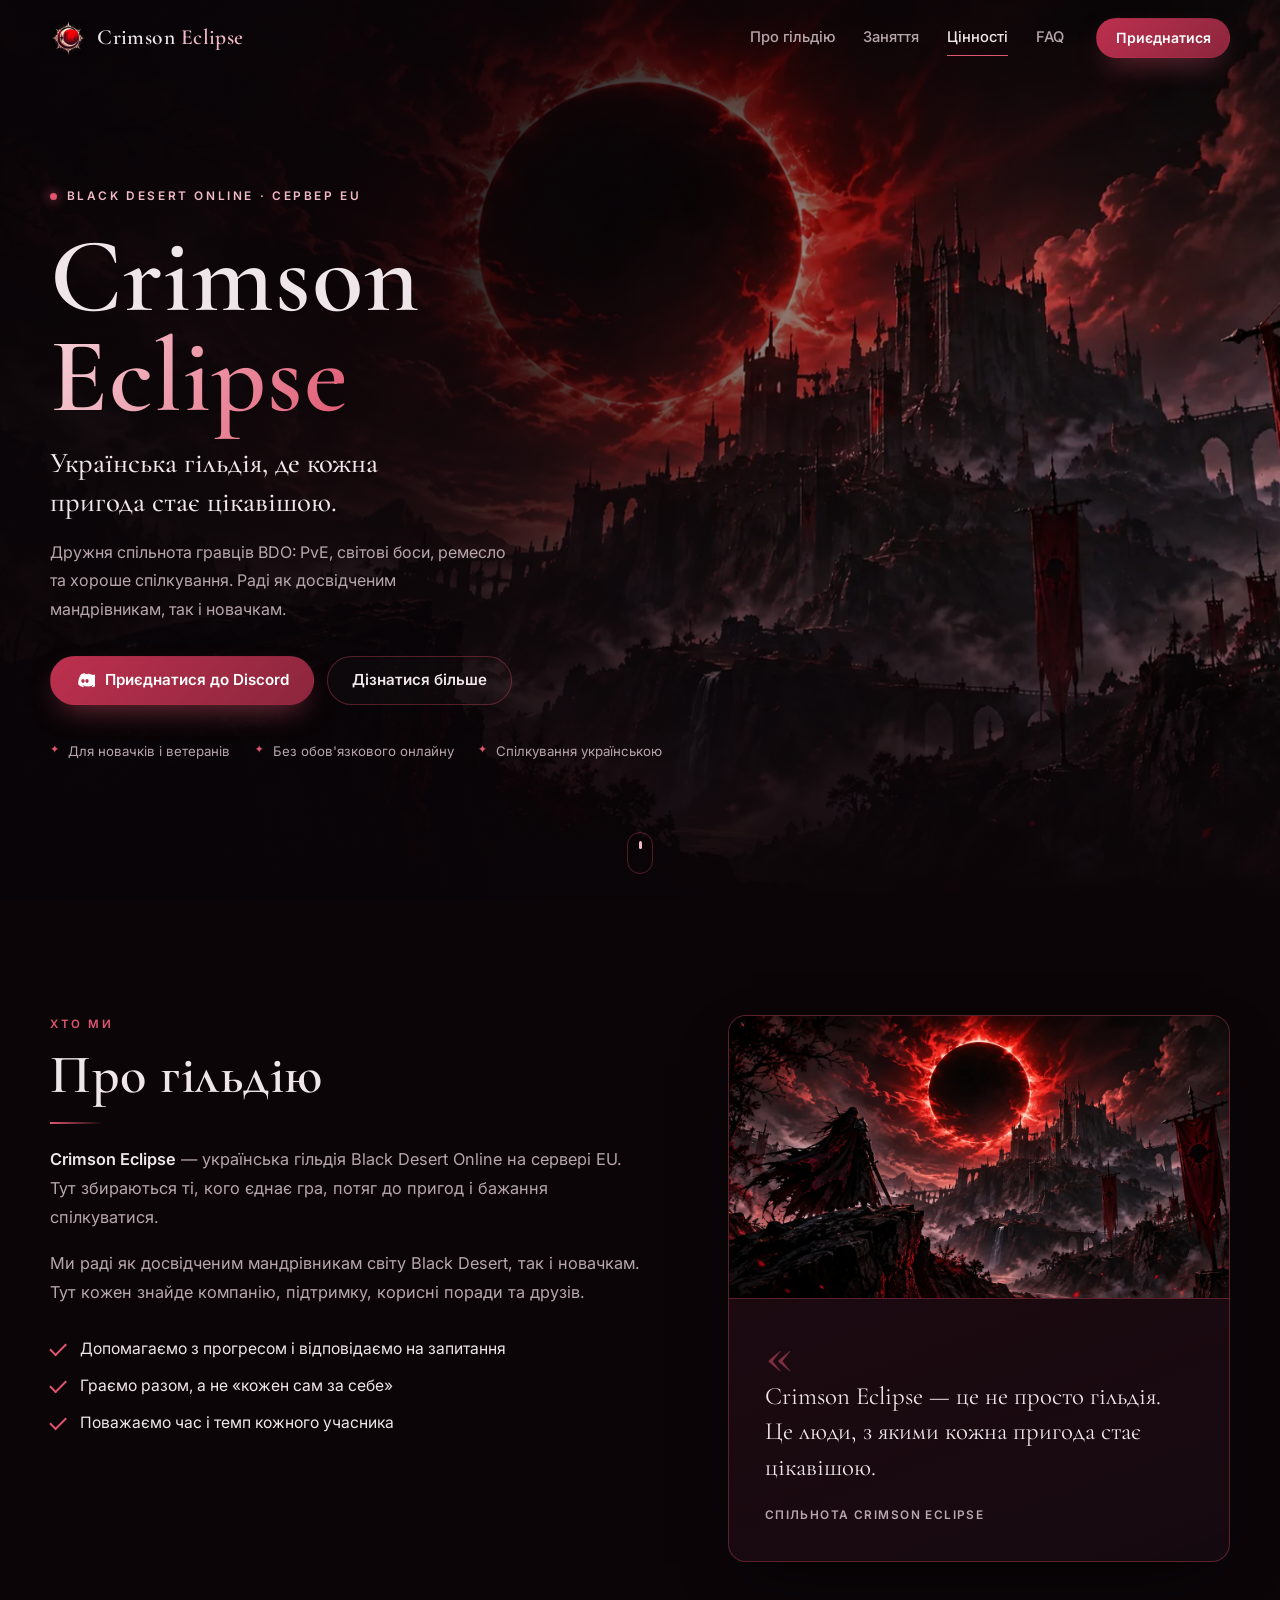
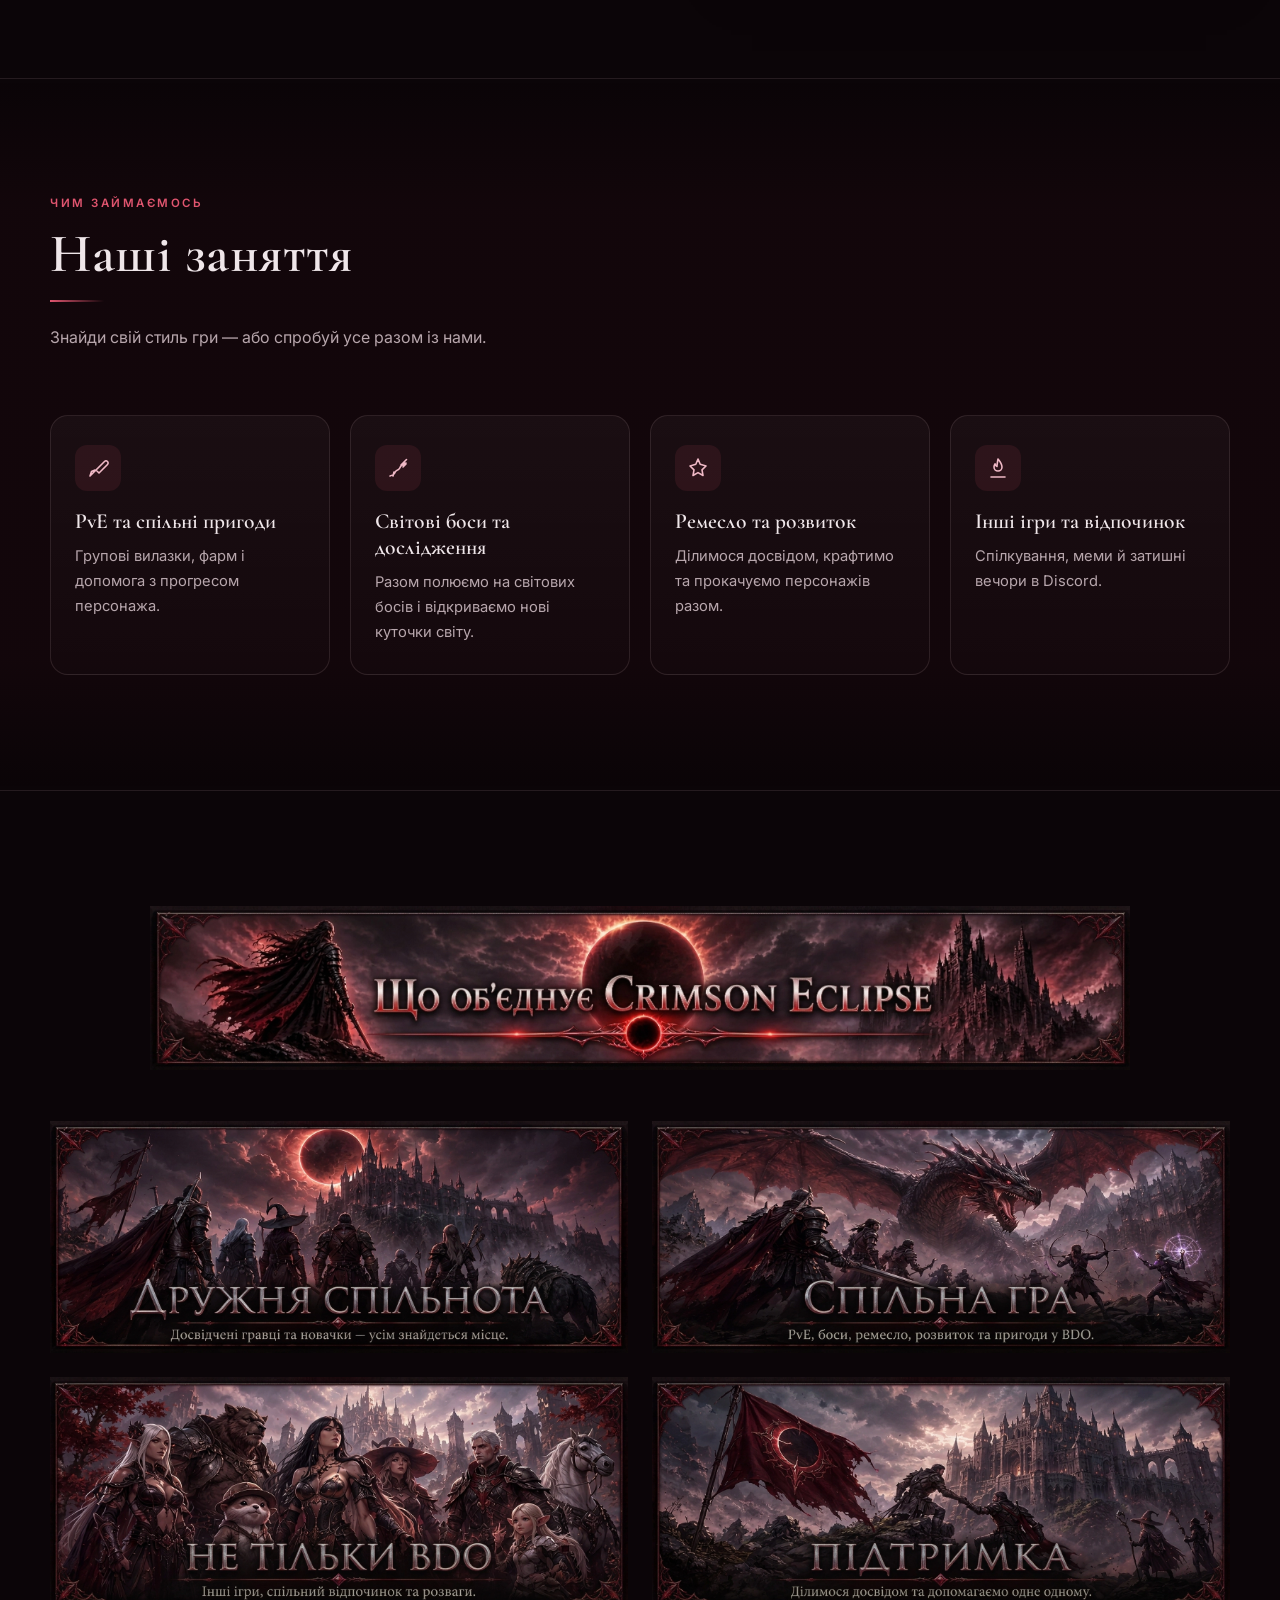
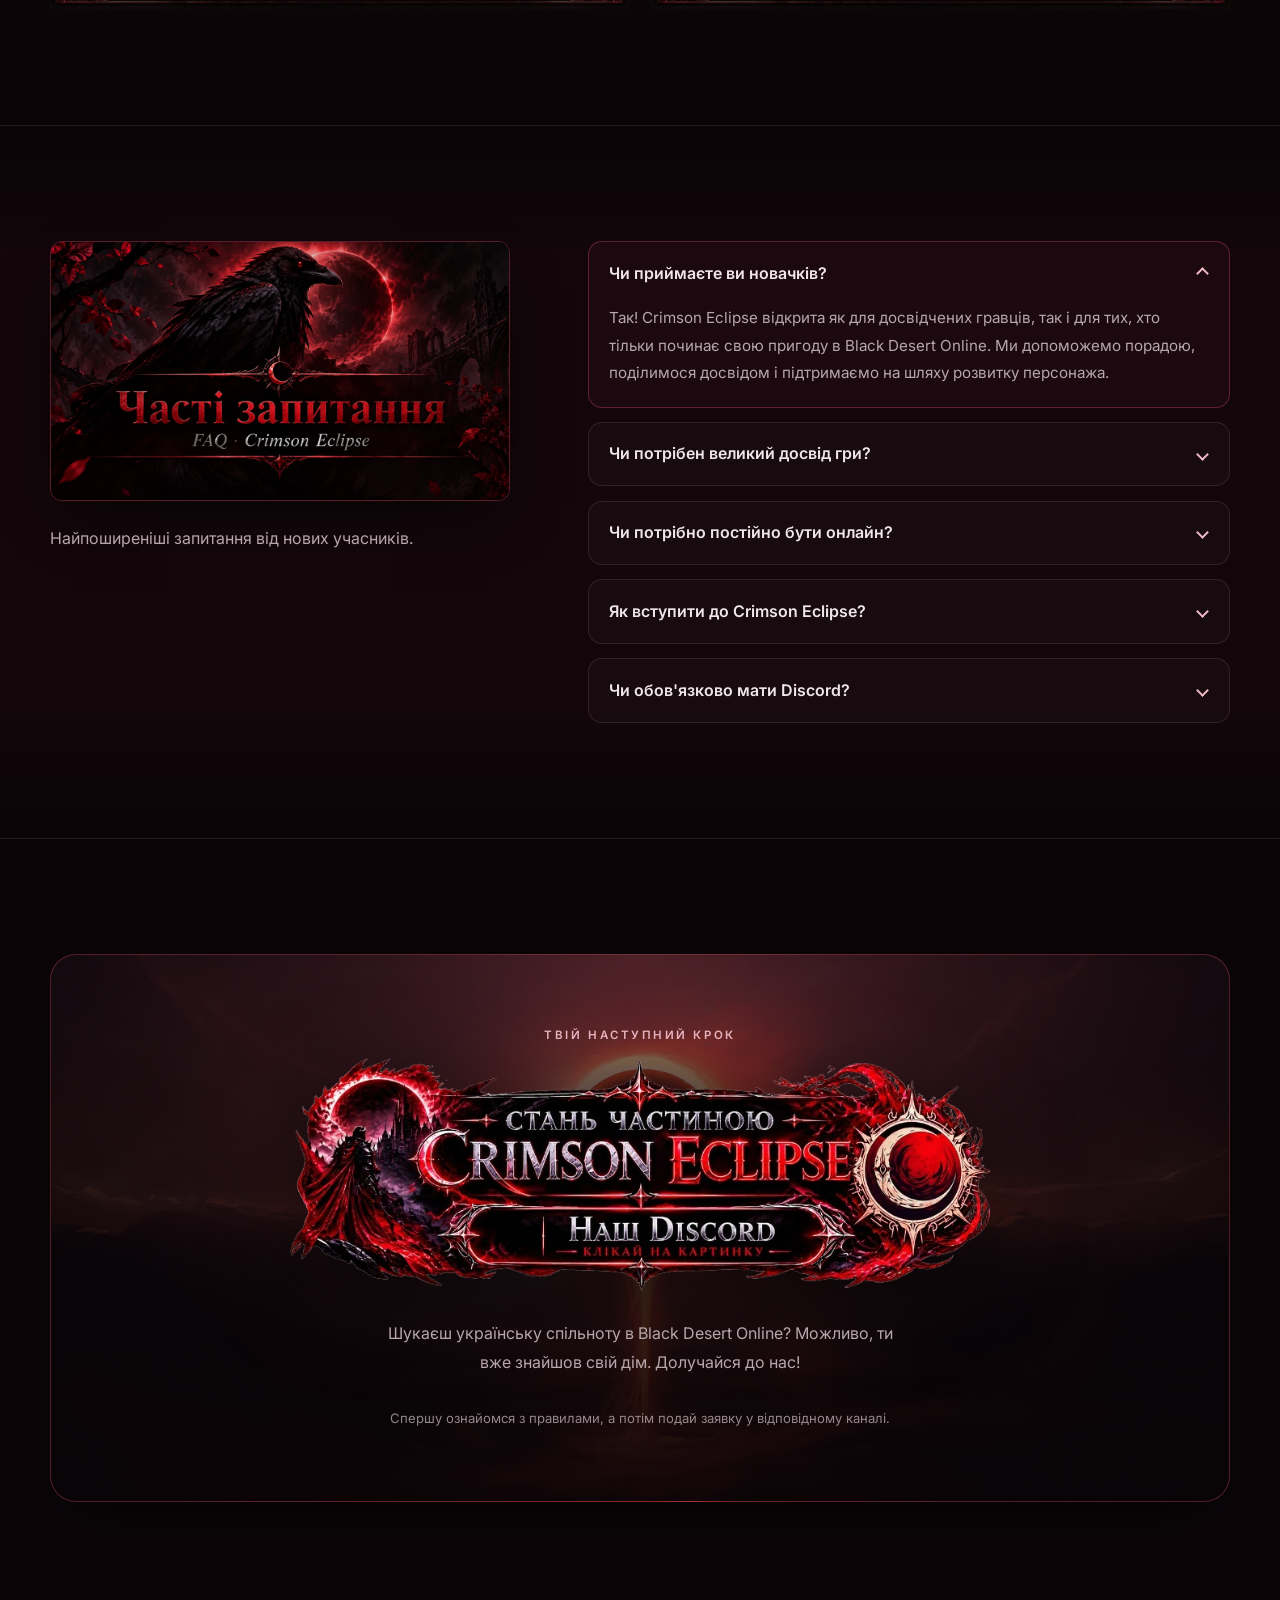
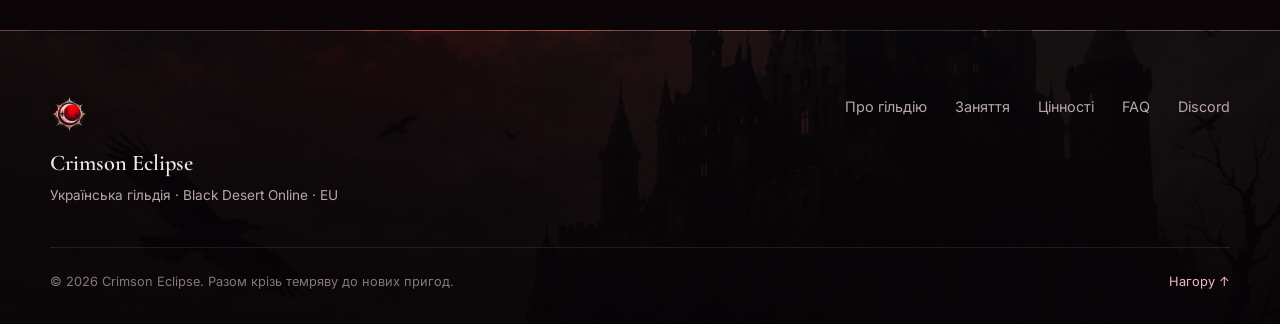
<file: index.html>
<!DOCTYPE html>
<html lang="uk">
<head>
  <meta charset="UTF-8">
  <meta name="viewport" content="width=device-width, initial-scale=1">

  <title>Crimson Eclipse — українська гільдія Black Desert Online (EU)</title>
  <meta name="description" content="Crimson Eclipse — українська гільдія Black Desert Online на сервері EU. PvE, світові боси, ремесло та дружня спільнота. Раді новачкам і досвідченим гравцям. Приєднуйся до Discord!">
  <link rel="canonical" href="https://crimsoneclipse.pp.ua/">
  <meta name="theme-color" content="#0b0508">

  <!-- Open Graph / соціальні мережі -->
  <meta property="og:type" content="website">
  <meta property="og:locale" content="uk_UA">
  <meta property="og:site_name" content="Crimson Eclipse">
  <meta property="og:url" content="https://crimsoneclipse.pp.ua/">
  <meta property="og:title" content="Crimson Eclipse — українська гільдія Black Desert Online (EU)">
  <meta property="og:description" content="PvE, світові боси, ремесло та дружня українська спільнота BDO. Раді новачкам і досвідченим гравцям.">
  <meta property="og:image" content="https://crimsoneclipse.pp.ua/assets/img/og-image.jpg">
  <meta property="og:image:width" content="1200">
  <meta property="og:image:height" content="630">
  <meta property="og:image:alt" content="Crimson Eclipse — українська гільдія Black Desert Online (EU)">
  <meta name="twitter:card" content="summary_large_image">
  <meta name="twitter:title" content="Crimson Eclipse — українська гільдія BDO EU">
  <meta name="twitter:description" content="PvE, світові боси, ремесло та дружня українська спільнота BDO.">
  <meta name="twitter:image" content="https://crimsoneclipse.pp.ua/assets/img/og-image.jpg">

  <link rel="icon" href="favicon.png" type="image/png" sizes="64x64">
  <link rel="apple-touch-icon" href="apple-touch-icon.png">
  <link rel="preload" as="image" href="assets/img/hero-eclipse.webp" media="(min-width: 901px)">
  <link rel="preload" as="image" href="assets/img/hero-eclipse-mobile.webp" media="(max-width: 900px)">
  <link rel="preconnect" href="https://fonts.googleapis.com">
  <link rel="preconnect" href="https://fonts.gstatic.com" crossorigin>
  <link href="https://fonts.googleapis.com/css2?family=Cormorant+Garamond:wght@500;600;700&family=Inter:wght@400;500;600;700&display=swap" rel="stylesheet">
  <link rel="stylesheet" href="assets/css/styles.css">
  <script src="assets/js/main.js" defer></script>

  <script type="application/ld+json">
  {
    "@context": "https://schema.org",
    "@type": "Organization",
    "name": "Crimson Eclipse",
    "url": "https://crimsoneclipse.pp.ua/",
    "description": "Українська гільдія Black Desert Online на сервері EU.",
    "sameAs": ["https://discord.gg/Rm9Ku5MRwq"]
  }
  </script>
</head>
<body id="top">
  <a class="skip-link" href="#main">Перейти до вмісту</a>

  <header class="site-header" id="site-header">
    <div class="container header-inner">
      <a class="brand" href="#top" aria-label="Crimson Eclipse — на початок сторінки">
        <img class="brand-mark" src="assets/img/logo-96.webp" alt="" width="36" height="36">
        <span class="brand-text">Crimson <em>Eclipse</em></span>
      </a>

      <button class="nav-toggle" id="nav-toggle" type="button" aria-expanded="false" aria-controls="primary-nav" aria-label="Відкрити меню">
        <span class="nav-toggle-bars" aria-hidden="true"><span></span><span></span><span></span></span>
      </button>

      <nav class="primary-nav" id="primary-nav" aria-label="Головна навігація">
        <ul class="nav-links">
          <li><a href="#about">Про гільдію</a></li>
          <li><a href="#activities">Заняття</a></li>
          <li><a href="#values">Цінності</a></li>
          <li><a href="#faq">FAQ</a></li>
        </ul>
        <a class="btn btn-primary btn-sm nav-cta" href="https://discord.gg/Rm9Ku5MRwq" target="_blank" rel="noopener noreferrer">
          Приєднатися
        </a>
      </nav>
    </div>
  </header>

  <main id="main">
    <!-- Hero -->
    <section class="hero" aria-labelledby="hero-title">
      <div class="container hero-inner">
        <div class="hero-copy">
          <p class="eyebrow"><span class="dot" aria-hidden="true"></span>Black Desert Online · Сервер EU</p>
          <h1 id="hero-title">Crimson <span>Eclipse</span></h1>
          <p class="hero-lead">Українська гільдія, де кожна пригода стає цікавішою.</p>
          <p class="hero-text">
            Дружня спільнота гравців BDO: PvE, світові боси, ремесло та хороше спілкування.
            Раді як досвідченим мандрівникам, так і новачкам.
          </p>
          <div class="hero-actions">
            <a class="btn btn-primary" href="https://discord.gg/Rm9Ku5MRwq" target="_blank" rel="noopener noreferrer">
              <svg class="icon" viewBox="0 0 24 24" aria-hidden="true" focusable="false">
                <path fill="currentColor" d="M20.3 4.4A19.8 19.8 0 0 0 15.4 3l-.2.5a18.3 18.3 0 0 1 4.3 1.4 15.5 15.5 0 0 0-11-.5l-.3.5A18 18 0 0 0 12.4 3l-.2-.5a19.8 19.8 0 0 0-4.9 1.4C4.3 8.5 3.6 12.6 4 16.6a19.7 19.7 0 0 0 6 3l.7-1.2a12 12 0 0 1-1.9-.9l.5-.4a14.2 14.2 0 0 0 12.2 0l.5.4c-.6.4-1.3.7-2 .9l.7 1.2a19.6 19.6 0 0 0 6-3c.5-4.6-.7-8.7-2.4-12.2ZM9.6 14.3c-1.1 0-2-1-2-2.3s.9-2.3 2-2.3 2 1 2 2.3-.9 2.3-2 2.3Zm4.8 0c-1.1 0-2-1-2-2.3s.9-2.3 2-2.3 2 1 2 2.3-.9 2.3-2 2.3Z"/>
              </svg>
              Приєднатися до Discord
            </a>
            <a class="btn btn-ghost" href="#about">Дізнатися більше</a>
          </div>
          <ul class="hero-facts" aria-label="Коротко про гільдію">
            <li>Для новачків і ветеранів</li>
            <li>Без обов'язкового онлайну</li>
            <li>Спілкування українською</li>
          </ul>
        </div>
      </div>
      <a class="scroll-cue" href="#about" aria-label="Прокрутити до розділу «Про гільдію»">
        <span aria-hidden="true"></span>
      </a>
    </section>

    <!-- About -->
    <section class="section" id="about" aria-labelledby="about-title">
      <div class="container about-grid">
        <div class="reveal">
          <p class="section-kicker">Хто ми</p>
          <h2 id="about-title" class="section-title">Про гільдію</h2>
          <p class="section-text">
            <strong>Crimson Eclipse</strong> — українська гільдія Black Desert Online на сервері EU.
            Тут збираються ті, кого єднає гра, потяг до пригод і бажання спілкуватися.
          </p>
          <p class="section-text">
            Ми раді як досвідченим мандрівникам світу Black Desert, так і новачкам.
            Тут кожен знайде компанію, підтримку, корисні поради та друзів.
          </p>
          <ul class="check-list">
            <li>Допомагаємо з прогресом і відповідаємо на запитання</li>
            <li>Граємо разом, а не «кожен сам за себе»</li>
            <li>Поважаємо час і темп кожного учасника</li>
          </ul>
        </div>

        <figure class="about-card reveal">
          <img src="assets/img/about-warrior.webp" alt="Воїни Crimson Eclipse спостерігають за кривавим затемненням над замком" width="1200" height="675" loading="lazy">
          <figcaption class="about-caption">
            <span class="quote-mark" aria-hidden="true">«</span>
            <blockquote>
              Crimson Eclipse — це не просто гільдія. Це люди, з якими кожна пригода стає цікавішою.
            </blockquote>
            <span class="quote-author">Спільнота Crimson Eclipse</span>
          </figcaption>
        </figure>
      </div>
    </section>

    <!-- Activities -->
    <section class="section section-alt" id="activities" aria-labelledby="activities-title">
      <div class="container">
        <div class="section-head reveal">
          <p class="section-kicker">Чим займаємось</p>
          <h2 id="activities-title" class="section-title">Наші заняття</h2>
          <p class="section-subtitle">Знайди свій стиль гри — або спробуй усе разом із нами.</p>
        </div>

        <div class="cards">
          <article class="card reveal">
            <span class="card-icon" aria-hidden="true">
              <svg viewBox="0 0 24 24" focusable="false"><path fill="none" stroke="currentColor" stroke-width="1.6" stroke-linecap="round" stroke-linejoin="round" d="m4 20 6-6m0 0 8.5-8.5a2.1 2.1 0 0 1 3 3L13 17m-3-3 3 3M4 20l1.5-4.5L9 14"/></svg>
            </span>
            <h3>PvE та спільні пригоди</h3>
            <p>Групові вилазки, фарм і допомога з прогресом персонажа.</p>
          </article>

          <article class="card reveal">
            <span class="card-icon" aria-hidden="true">
              <svg viewBox="0 0 24 24" focusable="false"><path fill="none" stroke="currentColor" stroke-width="1.6" stroke-linecap="round" stroke-linejoin="round" d="M20.5 3.5 15 9m2 2 3-3M4 20c1.5-.5 3-1 4-2 .8-.8 1-2 2-3 .8-.8 2-1 3-2 1-1 1.2-2.2 2-3 1-1 2.5-1.5 4-2M8 16l-1 4M16 8l4-1"/></svg>
            </span>
            <h3>Світові боси та дослідження</h3>
            <p>Разом полюємо на світових босів і відкриваємо нові куточки світу.</p>
          </article>

          <article class="card reveal">
            <span class="card-icon" aria-hidden="true">
              <svg viewBox="0 0 24 24" focusable="false"><path fill="none" stroke="currentColor" stroke-width="1.6" stroke-linecap="round" stroke-linejoin="round" d="m12 3 2.2 5.3L20 10l-4 3.9 1 5.6-5-2.9-5 2.9 1-5.6L4 10l5.8-1.7L12 3Z"/></svg>
            </span>
            <h3>Ремесло та розвиток</h3>
            <p>Ділимося досвідом, крафтимо та прокачуємо персонажів разом.</p>
          </article>

          <article class="card reveal">
            <span class="card-icon" aria-hidden="true">
              <svg viewBox="0 0 24 24" focusable="false"><path fill="none" stroke="currentColor" stroke-width="1.6" stroke-linecap="round" stroke-linejoin="round" d="M12 3c2.5 3 4 5.3 4 8a4 4 0 0 1-8 0c0-1.2.4-2.2 1-3.2.3 1.4 1 2.2 2 2.6C11 8.6 11.5 5.8 12 3Z"/><path fill="none" stroke="currentColor" stroke-width="1.6" stroke-linecap="round" d="M5 21h14"/></svg>
            </span>
            <h3>Інші ігри та відпочинок</h3>
            <p>Спілкування, меми й затишні вечори в Discord.</p>
          </article>
        </div>
      </div>
    </section>

    <!-- Values -->
    <section class="section" id="values" aria-labelledby="values-title">
      <div class="container">
        <h2 id="values-title" class="values-heading reveal">
          <img src="assets/img/values-heading.webp" alt="Що об'єднує Crimson Eclipse" width="1672" height="280" loading="lazy">
        </h2>

        <div class="values-grid">
          <figure class="value-card reveal">
            <img src="assets/img/value-community.webp" alt="Дружня спільнота: досвідчені гравці та новачки — усім знайдеться місце" width="800" height="440" loading="lazy">
          </figure>
          <figure class="value-card reveal">
            <img src="assets/img/value-game.webp" alt="Спільна гра: PvE, боси, ремесло, розвиток та пригоди у BDO" width="800" height="440" loading="lazy">
          </figure>
          <figure class="value-card reveal">
            <img src="assets/img/value-other.webp" alt="Не тільки BDO: інші ігри, спільний відпочинок та розваги" width="800" height="440" loading="lazy">
          </figure>
          <figure class="value-card reveal">
            <img src="assets/img/value-support.webp" alt="Підтримка: ділимося досвідом та допомагаємо одне одному" width="800" height="440" loading="lazy">
          </figure>
        </div>
      </div>
    </section>

    <!-- FAQ -->
    <section class="section section-alt" id="faq" aria-labelledby="faq-title">
      <div class="container faq-layout">
        <div class="section-head reveal">
          <h2 id="faq-title" class="faq-heading">
            <img src="assets/img/faq-banner.webp" alt="Часті запитання — FAQ Crimson Eclipse" width="1200" height="675" loading="lazy">
          </h2>
          <p class="section-subtitle">Найпоширеніші запитання від нових учасників.</p>
        </div>

        <div class="faq-list reveal">
          <details class="faq-item" open>
            <summary>Чи приймаєте ви новачків?</summary>
            <div class="faq-answer">
              <p>Так! Crimson Eclipse відкрита як для досвідчених гравців, так і для тих, хто тільки починає свою пригоду в Black Desert Online. Ми допоможемо порадою, поділимося досвідом і підтримаємо на шляху розвитку персонажа.</p>
            </div>
          </details>

          <details class="faq-item">
            <summary>Чи потрібен великий досвід гри?</summary>
            <div class="faq-answer">
              <p>Ні! Ми раді гравцям із будь-яким рівнем досвіду. Головне — бажання грати разом, спілкуватися, розвиватися та бути частиною дружньої української спільноти.</p>
            </div>
          </details>

          <details class="faq-item">
            <summary>Чи потрібно постійно бути онлайн?</summary>
            <div class="faq-answer">
              <p>Ні! Ми розуміємо, що в кожного є робота, навчання та особисті справи. Грай у зручному для себе темпі, а коли маєш час — приєднуйся до спільних пригод та спілкування.</p>
            </div>
          </details>

          <details class="faq-item">
            <summary>Як вступити до Crimson Eclipse?</summary>
            <div class="faq-answer">
              <p>Приєднуйся до нашого Discord, ознайомся з правилами та натисни кнопку «Подати заявку» у відповідному каналі. Після цього ми отримаємо сповіщення про твою заявку та зможемо зв'язатися з тобою. Будемо раді бачити тебе серед нас!</p>
            </div>
          </details>

          <details class="faq-item">
            <summary>Чи обов'язково мати Discord?</summary>
            <div class="faq-answer">
              <p>Discord — наш головний майданчик для спілкування, координації спільних активностей та обміну новинами. Саме там ти зможеш бути ближче до життя гільдії.</p>
            </div>
          </details>
        </div>
      </div>
    </section>

    <!-- Join -->
    <section class="section join" id="join" aria-labelledby="join-title">
      <div class="container">
        <div class="join-panel reveal">
          <h2 id="join-title" class="sr-only">Стань частиною Crimson Eclipse</h2>
          <p class="section-kicker">Твій наступний крок</p>
          <a class="join-cta" href="https://discord.gg/Rm9Ku5MRwq" target="_blank" rel="noopener noreferrer" aria-label="Стань частиною Crimson Eclipse — приєднатися до Discord">
            <img src="assets/img/discord-cta.webp" alt="Стань частиною Crimson Eclipse — Наш Discord" width="866" height="288" loading="lazy">
          </a>
          <p class="join-text">
            Шукаєш українську спільноту в Black Desert Online? Можливо, ти вже знайшов свій дім.
            Долучайся до нас!
          </p>
          <p class="join-note">Спершу ознайомся з правилами, а потім подай заявку у відповідному каналі.</p>
        </div>
      </div>
    </section>
  </main>

  <footer class="site-footer">
    <div class="container footer-inner">
      <div class="footer-brand">
        <img class="brand-mark" src="assets/img/logo-96.webp" alt="" width="38" height="38">
        <p class="footer-title">Crimson Eclipse</p>
        <p class="footer-sub">Українська гільдія · Black Desert Online · EU</p>
      </div>

      <nav class="footer-nav" aria-label="Навігація у підвалі">
        <a href="#about">Про гільдію</a>
        <a href="#activities">Заняття</a>
        <a href="#values">Цінності</a>
        <a href="#faq">FAQ</a>
        <a href="https://discord.gg/Rm9Ku5MRwq" target="_blank" rel="noopener noreferrer">Discord</a>
      </nav>
    </div>
    <div class="container footer-bottom">
      <p>© <span id="year">2026</span> Crimson Eclipse. Разом крізь темряву до нових пригод.</p>
      <a href="#top" class="back-to-top">Нагору ↑</a>
    </div>
  </footer>

  <button class="to-top" id="to-top" type="button" aria-label="Повернутися нагору" hidden>
    <svg viewBox="0 0 24 24" aria-hidden="true" focusable="false"><path fill="none" stroke="currentColor" stroke-width="2" stroke-linecap="round" stroke-linejoin="round" d="M12 19V5m0 0-6 6m6-6 6 6"/></svg>
  </button>
</body>
</html>
</file>
<file: assets/css/styles.css>
/* ==========================================================================
   Crimson Eclipse — стилі
   ========================================================================== */

/* --- Змінні --------------------------------------------------------------- */
:root {
  --bg: #0b0508;
  --bg-2: #12080e;
  --surface: #180b12;
  --surface-2: #1f0f18;
  --line: rgba(230, 185, 193, 0.12);
  --line-strong: rgba(217, 75, 101, 0.35);
  --crimson: #8b263d;
  --crimson-2: #bd304e;
  --accent: #e0556f;
  --accent-soft: #f0b9c6;
  --text: #efe6e9;
  --muted: #b7a6ac;
  --radius: 18px;
  --shadow: 0 24px 60px -24px rgba(0, 0, 0, 0.8);
  --font-display: "Cormorant Garamond", Georgia, "Times New Roman", serif;
  --font-body: "Inter", system-ui, -apple-system, "Segoe UI", Roboto, sans-serif;
  --max: 1180px;
  --header-h: 76px;
}

/* --- Скидання ------------------------------------------------------------- */
*,
*::before,
*::after {
  box-sizing: border-box;
}

html {
  scroll-behavior: smooth;
  scroll-padding-top: calc(var(--header-h) + 1rem);
  -webkit-text-size-adjust: 100%;
}

body {
  margin: 0;
  background: var(--bg);
  color: var(--text);
  font-family: var(--font-body);
  font-size: 16px;
  line-height: 1.6;
  -webkit-font-smoothing: antialiased;
  -moz-osx-font-smoothing: grayscale;
  text-rendering: optimizeLegibility;
  overflow-x: hidden;
}

body::before {
  content: "";
  position: fixed;
  inset: 0;
  z-index: -1;
  pointer-events: none;
  background:
    radial-gradient(60% 45% at 82% -5%, rgba(139, 38, 61, 0.18), transparent 70%),
    radial-gradient(50% 45% at -5% 60%, rgba(139, 38, 61, 0.09), transparent 70%);
}

body.nav-open {
  overflow: hidden;
}

img,
svg {
  display: block;
  max-width: 100%;
}

h1,
h2,
h3,
p,
figure,
blockquote {
  margin: 0;
}

a {
  color: inherit;
}

button {
  font: inherit;
  color: inherit;
}

:focus-visible {
  outline: 2px solid var(--accent-soft);
  outline-offset: 3px;
  border-radius: 4px;
}

::selection {
  background: rgba(224, 85, 111, 0.45);
  color: #fff;
}

/* --- Утиліти -------------------------------------------------------------- */
.container {
  width: min(100% - 2.5rem, var(--max));
  margin-inline: auto;
}

.icon {
  width: 20px;
  height: 20px;
  flex: 0 0 auto;
}

.sr-only {
  position: absolute;
  width: 1px;
  height: 1px;
  padding: 0;
  margin: -1px;
  overflow: hidden;
  clip: rect(0 0 0 0);
  white-space: nowrap;
  border: 0;
}

.skip-link {
  position: fixed;
  top: 0.75rem;
  left: 0.75rem;
  z-index: 100;
  padding: 0.7rem 1.1rem;
  background: var(--accent);
  color: #fff;
  border-radius: 10px;
  font-weight: 600;
  text-decoration: none;
  transform: translateY(-160%);
  transition: transform 0.2s ease;
}

.skip-link:focus {
  transform: none;
}

/* --- Кнопки --------------------------------------------------------------- */
.btn {
  display: inline-flex;
  align-items: center;
  justify-content: center;
  gap: 0.6rem;
  padding: 0.85rem 1.5rem;
  border: 1px solid transparent;
  border-radius: 999px;
  font-size: 0.95rem;
  font-weight: 600;
  line-height: 1.2;
  text-decoration: none;
  white-space: nowrap;
  cursor: pointer;
  transition:
    transform 0.2s ease,
    background-color 0.2s ease,
    border-color 0.2s ease,
    box-shadow 0.2s ease;
}

.btn-primary {
  background: linear-gradient(135deg, var(--crimson-2), var(--crimson));
  color: #fff;
  box-shadow: 0 12px 30px -12px rgba(224, 85, 111, 0.65);
}

.btn-primary:hover {
  transform: translateY(-2px);
  box-shadow: 0 18px 42px -14px rgba(224, 85, 111, 0.8);
}

.btn-ghost {
  border-color: var(--line-strong);
  background: rgba(255, 255, 255, 0.02);
  color: var(--text);
}

.btn-ghost:hover {
  border-color: var(--accent);
  background: rgba(224, 85, 111, 0.08);
  transform: translateY(-2px);
}

.btn-sm {
  padding: 0.65rem 1.15rem;
  font-size: 0.88rem;
}

.btn-lg {
  padding: 1rem 1.9rem;
  font-size: 1rem;
}

/* --- Шапка ---------------------------------------------------------------- */
.site-header {
  position: fixed;
  inset: 0 0 auto;
  z-index: 50;
  border-bottom: 1px solid transparent;
  transition:
    background-color 0.3s ease,
    border-color 0.3s ease,
    backdrop-filter 0.3s ease;
}

.site-header.is-scrolled {
  background: rgba(11, 5, 8, 0.82);
  border-bottom-color: var(--line);
  -webkit-backdrop-filter: blur(14px);
  backdrop-filter: blur(14px);
}

.header-inner {
  display: flex;
  align-items: center;
  justify-content: space-between;
  gap: 1.5rem;
  height: var(--header-h);
}

.brand {
  display: inline-flex;
  align-items: center;
  gap: 0.7rem;
  text-decoration: none;
  color: var(--text);
}

.brand-mark {
  display: inline-block;
  width: 36px;
  height: 36px;
  flex: 0 0 auto;
  object-fit: contain;
  vertical-align: middle;
}

.brand-mark svg {
  width: 100%;
  height: 100%;
}

.brand-text {
  font-family: var(--font-display);
  font-size: 1.35rem;
  font-weight: 600;
  letter-spacing: 0.02em;
  line-height: 1;
}

.brand-text em {
  font-style: normal;
  color: var(--accent-soft);
}

.primary-nav {
  display: flex;
  align-items: center;
  gap: 2rem;
}

.nav-links {
  display: flex;
  align-items: center;
  gap: 1.75rem;
  margin: 0;
  padding: 0;
  list-style: none;
}

.nav-links a {
  position: relative;
  display: inline-block;
  padding: 0.4rem 0;
  color: var(--muted);
  font-size: 0.92rem;
  font-weight: 500;
  text-decoration: none;
  transition: color 0.2s ease;
}

.nav-links a::after {
  content: "";
  position: absolute;
  left: 0;
  bottom: 0;
  width: 100%;
  height: 1px;
  background: var(--accent);
  transform: scaleX(0);
  transform-origin: left;
  transition: transform 0.25s ease;
}

.nav-links a:hover,
.nav-links a.is-active {
  color: var(--text);
}

.nav-links a:hover::after,
.nav-links a.is-active::after {
  transform: scaleX(1);
}

/* Кнопка мобільного меню */
.nav-toggle {
  display: none;
  align-items: center;
  justify-content: center;
  width: 44px;
  height: 44px;
  padding: 0;
  background: transparent;
  border: 1px solid var(--line);
  border-radius: 12px;
  cursor: pointer;
}

.nav-toggle-bars {
  position: relative;
  display: block;
  width: 20px;
  height: 14px;
}

.nav-toggle-bars span {
  position: absolute;
  left: 0;
  width: 100%;
  height: 2px;
  background: currentColor;
  border-radius: 2px;
  transition:
    top 0.25s ease,
    transform 0.25s ease,
    opacity 0.2s ease;
}

.nav-toggle-bars span:nth-child(1) { top: 0; }
.nav-toggle-bars span:nth-child(2) { top: 6px; }
.nav-toggle-bars span:nth-child(3) { top: 12px; }

.nav-toggle[aria-expanded="true"] .nav-toggle-bars span:nth-child(1) {
  top: 6px;
  transform: rotate(45deg);
}

.nav-toggle[aria-expanded="true"] .nav-toggle-bars span:nth-child(2) {
  opacity: 0;
}

.nav-toggle[aria-expanded="true"] .nav-toggle-bars span:nth-child(3) {
  top: 6px;
  transform: rotate(-45deg);
}

/* --- Hero ----------------------------------------------------------------- */
.hero {
  position: relative;
  display: flex;
  align-items: center;
  min-height: min(100svh, 960px);
  padding: calc(var(--header-h) + 4rem) 0 6rem;
  overflow: hidden;
  background-color: #0a0407;
  background-image: url("../img/hero-eclipse.webp");
  background-size: cover;
  background-position: center 38%;
}

.hero::before {
  content: "";
  position: absolute;
  inset: 0;
  pointer-events: none;
  background:
    linear-gradient(
      90deg,
      rgba(9, 4, 7, 0.96) 0%,
      rgba(9, 4, 7, 0.88) 34%,
      rgba(9, 4, 7, 0.45) 62%,
      rgba(9, 4, 7, 0.15) 100%
    ),
    linear-gradient(
      to bottom,
      rgba(9, 4, 7, 0.55),
      transparent 26%,
      transparent 62%,
      var(--bg)
    );
}

.hero-inner {
  position: relative;
  z-index: 2;
}

.hero-copy {
  max-width: 620px;
  animation: fadeUp 0.9s ease both;
}

.eyebrow {
  display: inline-flex;
  align-items: center;
  gap: 0.6rem;
  margin-bottom: 1.25rem;
  color: var(--accent-soft);
  font-size: 0.74rem;
  font-weight: 600;
  letter-spacing: 0.22em;
  text-transform: uppercase;
}

.eyebrow .dot {
  width: 7px;
  height: 7px;
  border-radius: 50%;
  background: var(--accent);
  box-shadow: 0 0 12px var(--accent);
  animation: pulse 2.4s ease-in-out infinite;
}

.hero h1 {
  font-family: var(--font-display);
  font-size: clamp(3.4rem, 8.5vw, 6.6rem);
  font-weight: 600;
  line-height: 0.95;
  letter-spacing: 0.01em;
  margin-bottom: 1.1rem;
}

.hero h1 span {
  color: var(--accent-soft);
  background: linear-gradient(120deg, #f7d6dd, var(--accent));
  -webkit-background-clip: text;
  background-clip: text;
  -webkit-text-fill-color: transparent;
}

.hero-lead {
  max-width: 30ch;
  font-family: var(--font-display);
  font-size: clamp(1.35rem, 2.6vw, 1.8rem);
  font-weight: 500;
  line-height: 1.35;
  color: var(--text);
  margin-bottom: 1rem;
}

.hero-text {
  max-width: 46ch;
  color: var(--muted);
  font-size: 1rem;
  line-height: 1.8;
  margin-bottom: 2rem;
}

.hero-actions {
  display: flex;
  flex-wrap: wrap;
  gap: 0.85rem;
  margin-bottom: 2.25rem;
}

.hero-facts {
  display: flex;
  flex-wrap: wrap;
  gap: 0.6rem 1.5rem;
  margin: 0;
  padding: 0;
  list-style: none;
  color: var(--muted);
  font-size: 0.83rem;
}

.hero-facts li {
  position: relative;
  padding-left: 1.15rem;
}

.hero-facts li::before {
  content: "✦";
  position: absolute;
  left: 0;
  color: var(--accent);
  font-size: 0.7rem;
}

.scroll-cue {
  position: absolute;
  left: 50%;
  bottom: 1.6rem;
  z-index: 3;
  display: flex;
  justify-content: center;
  width: 26px;
  height: 42px;
  padding-top: 8px;
  border: 1px solid var(--line-strong);
  border-radius: 999px;
  transform: translateX(-50%);
}

.scroll-cue span {
  width: 3px;
  height: 8px;
  border-radius: 2px;
  background: var(--accent-soft);
  animation: scrollDot 1.8s ease-in-out infinite;
}

/* --- Секції --------------------------------------------------------------- */
.section {
  position: relative;
  padding: clamp(4.5rem, 9vw, 7.5rem) 0;
}

.section-alt {
  background: linear-gradient(
    180deg,
    transparent,
    rgba(139, 38, 61, 0.06) 18%,
    rgba(139, 38, 61, 0.06) 82%,
    transparent
  );
  border-top: 1px solid var(--line);
  border-bottom: 1px solid var(--line);
}

.section-head {
  margin-bottom: clamp(2.5rem, 5vw, 4rem);
}

.section-kicker {
  margin-bottom: 0.85rem;
  color: var(--accent);
  font-size: 0.72rem;
  font-weight: 600;
  letter-spacing: 0.22em;
  text-transform: uppercase;
}

.section-title {
  font-family: var(--font-display);
  font-size: clamp(2.2rem, 4.5vw, 3.4rem);
  font-weight: 600;
  line-height: 1.05;
  letter-spacing: 0.01em;
  margin-bottom: 1.3rem;
}

.section-title::after {
  content: "";
  display: block;
  width: 54px;
  height: 2px;
  margin-top: 1.1rem;
  background: linear-gradient(90deg, var(--accent), transparent);
}

.section-text {
  max-width: 60ch;
  margin-bottom: 1rem;
  color: var(--muted);
  font-size: 1.02rem;
  line-height: 1.8;
}

.section-text strong {
  color: var(--text);
  font-weight: 600;
}

.section-subtitle {
  max-width: 55ch;
  color: var(--muted);
  font-size: 1rem;
  line-height: 1.75;
}

/* --- Про гільдію ---------------------------------------------------------- */
.about-grid {
  display: grid;
  grid-template-columns: 1.1fr 0.9fr;
  gap: clamp(2rem, 5vw, 4.5rem);
  align-items: start;
}

.check-list {
  display: grid;
  gap: 0.75rem;
  margin: 1.75rem 0 0;
  padding: 0;
  list-style: none;
}

.check-list li {
  position: relative;
  padding-left: 1.9rem;
  color: var(--text);
  font-size: 0.98rem;
}

.check-list li::before {
  content: "";
  position: absolute;
  left: 0;
  top: 0.45em;
  width: 1rem;
  height: 0.55rem;
  border-left: 2px solid var(--accent);
  border-bottom: 2px solid var(--accent);
  transform: rotate(-45deg);
}

.about-card {
  overflow: hidden;
  border: 1px solid var(--line-strong);
  border-radius: var(--radius);
  background: linear-gradient(160deg, rgba(139, 38, 61, 0.16), rgba(24, 11, 18, 0.85));
  box-shadow: var(--shadow);
}

.about-card img {
  width: 100%;
  height: auto;
  aspect-ratio: 16 / 9;
  object-fit: cover;
}

.about-caption {
  position: relative;
  padding: clamp(1.5rem, 3vw, 2.25rem);
  border-top: 1px solid var(--line-strong);
}

.quote-mark {
  display: block;
  margin-bottom: 0.35rem;
  color: var(--accent);
  font-family: var(--font-display);
  font-size: 4rem;
  line-height: 0.6;
  opacity: 0.5;
}

.about-caption blockquote {
  font-family: var(--font-display);
  font-size: clamp(1.2rem, 2vw, 1.55rem);
  line-height: 1.45;
  color: var(--text);
}

.quote-author {
  display: block;
  margin-top: 1.25rem;
  color: var(--muted);
  font-size: 0.74rem;
  font-weight: 600;
  letter-spacing: 0.12em;
  text-transform: uppercase;
}

/* --- Картки занять -------------------------------------------------------- */
.cards {
  display: grid;
  grid-template-columns: repeat(4, 1fr);
  gap: 1.25rem;
}

.card {
  position: relative;
  padding: 1.8rem 1.5rem;
  border: 1px solid var(--line);
  border-radius: var(--radius);
  background: linear-gradient(180deg, rgba(255, 255, 255, 0.035), rgba(255, 255, 255, 0.01));
  transition:
    transform 0.25s ease,
    border-color 0.25s ease,
    box-shadow 0.25s ease;
}

.card:hover {
  transform: translateY(-4px);
  border-color: var(--line-strong);
  box-shadow: 0 22px 50px -30px rgba(224, 85, 111, 0.7);
}

.card-icon {
  display: inline-flex;
  align-items: center;
  justify-content: center;
  width: 46px;
  height: 46px;
  margin-bottom: 1.1rem;
  border-radius: 12px;
  background: rgba(224, 85, 111, 0.1);
  color: var(--accent-soft);
}

.card-icon svg {
  width: 24px;
  height: 24px;
}

.card h3 {
  margin-bottom: 0.6rem;
  font-family: var(--font-display);
  font-size: 1.35rem;
  font-weight: 600;
  line-height: 1.2;
}

.card p {
  color: var(--muted);
  font-size: 0.92rem;
  line-height: 1.7;
}

/* --- Цінності ------------------------------------------------------------- */
.values-heading {
  max-width: 980px;
  margin: 0 auto clamp(2rem, 4vw, 3.25rem);
}

.values-heading img {
  width: 100%;
  height: auto;
}

/* 1. Сітка */
.values-grid {
  display: grid;
  grid-template-columns: repeat(2, 1fr);
  gap: clamp(1rem, 2vw, 1.5rem);
  align-items: start; 
}

/* 2. Картка (без рамок, без фону) */
.value-card {
  position: relative;
  background: transparent; /* Прозорий фон */
  border: none;            /* Жодних CSS-рамок */
  box-shadow: none;        /* Жодних прямокутних тіней */
  transition: transform 0.3s ease;
  margin: 0; 
  padding: 0;
}

/* 3. Картинка */
.value-card img {
  display: block;
  width: 100%;
  height: auto;            /* Зберігає ідеальні пропорції без обрізання */
  transition: transform 0.45s ease, filter 0.45s ease;
}

/* 4. Ефект при наведенні */
.value-card:hover {
  transform: translateY(-4px); /* Плавне підняття */
}

.value-card:hover img {
  transform: scale(1.02);      /* Легке збільшення */
  /* Тінь тепер обтікатиме саму намальовану рамку картинки, а не прямокутник */
  filter: drop-shadow(0 15px 30px rgba(224, 85, 111, 0.4)); 
}
/* --- FAQ ------------------------------------------------------------------ */
.faq-layout {
  display: grid;
  grid-template-columns: 0.85fr 1.15fr;
  gap: clamp(2rem, 5vw, 4.5rem);
  align-items: start;
}

.faq-heading {
  margin-bottom: 1.4rem;
}

.faq-heading img {
  width: 100%;
  max-width: 460px;
  height: auto;
  border: 1px solid var(--line-strong);
  border-radius: 12px;
  box-shadow: var(--shadow);
}

.faq-list {
  display: grid;
  gap: 0.9rem;
}

.faq-item {
  padding: 0 1.25rem;
  border: 1px solid var(--line);
  border-radius: 14px;
  background: rgba(255, 255, 255, 0.025);
  transition:
    border-color 0.25s ease,
    background-color 0.25s ease;
}

.faq-item[open] {
  border-color: var(--line-strong);
  background: rgba(224, 85, 111, 0.05);
}

.faq-item summary {
  display: flex;
  align-items: center;
  justify-content: space-between;
  gap: 1.25rem;
  padding: 1.15rem 0;
  color: var(--text);
  font-size: 1rem;
  font-weight: 600;
  cursor: pointer;
  list-style: none;
}

.faq-item summary::-webkit-details-marker {
  display: none;
}

.faq-item summary::after {
  content: "";
  flex: 0 0 auto;
  width: 9px;
  height: 9px;
  margin-right: 2px;
  border-right: 2px solid var(--accent-soft);
  border-bottom: 2px solid var(--accent-soft);
  transform: rotate(45deg);
  transition: transform 0.25s ease;
}

.faq-item[open] summary::after {
  transform: rotate(-135deg);
}

.faq-answer {
  padding: 0 0 1.25rem;
  color: var(--muted);
  font-size: 0.95rem;
  line-height: 1.8;
}

.faq-item[open] .faq-answer {
  animation: faqIn 0.28s ease;
}

/* --- Долучення ------------------------------------------------------------ */
.join {
  padding-bottom: clamp(5rem, 10vw, 8rem);
}

.join-panel {
  position: relative;
  overflow: hidden;
  padding: clamp(2.5rem, 6vw, 4.5rem) clamp(1.5rem, 5vw, 4rem);
  border: 1px solid var(--line-strong);
  border-radius: calc(var(--radius) + 8px);
  text-align: center;
  background-color: #0b0508;
  background-image:
    radial-gradient(120% 140% at 50% 0%, rgba(224, 85, 111, 0.22), transparent 55%),
    linear-gradient(180deg, rgba(9, 4, 7, 0.5), rgba(9, 4, 7, 0.94)),
    url("../img/join-bg.webp");
  background-size: auto, auto, cover;
  background-position: center, center, center;
  background-repeat: no-repeat;
  box-shadow: var(--shadow);
}

.join-panel > * {
  position: relative;
  z-index: 1;
}

.join-panel .section-kicker {
  color: var(--accent-soft);
}

.join-cta {
  display: block;
  width: min(100%, 700px);
  margin: 0 auto 1.75rem;
}

.join-cta img {
  width: 100%;
  height: auto;
  filter: drop-shadow(0 20px 45px rgba(0, 0, 0, 0.65));
  transition:
    transform 0.25s ease,
    filter 0.25s ease;
}

.join-cta:hover img,
.join-cta:focus-visible img {
  transform: scale(1.02);
  filter: drop-shadow(0 24px 55px rgba(224, 85, 111, 0.45));
}

.join-text {
  max-width: 52ch;
  margin: 0 auto 2rem;
  color: var(--muted);
  font-size: 1rem;
  line-height: 1.8;
}

.join-note {
  margin-top: 1.25rem;
  color: rgba(183, 166, 172, 0.8);
  font-size: 0.82rem;
}

/* --- Підвал --------------------------------------------------------------- */
.site-footer {
  position: relative;
  padding-top: 4rem;
  border-top: 1px solid var(--line);
  background-color: #070205;
  background-image:
    linear-gradient(180deg, rgba(7, 2, 5, 0.8), rgba(7, 2, 5, 0.95)),
    url("../img/castle.webp");
  background-size: auto, cover;
  background-position: center, center 60%;
  background-repeat: no-repeat;
}

.footer-inner {
  display: flex;
  flex-wrap: wrap;
  justify-content: space-between;
  gap: 2rem;
  padding-bottom: 2.5rem;
}

.footer-brand {
  max-width: 340px;
}

.footer-brand .brand-mark {
  width: 38px;
  height: 38px;
}

.footer-title {
  margin: 0.75rem 0 0.25rem;
  font-family: var(--font-display);
  font-size: 1.4rem;
  font-weight: 600;
}

.footer-sub {
  color: var(--muted);
  font-size: 0.85rem;
}

.footer-nav {
  display: flex;
  flex-wrap: wrap;
  align-content: flex-start;
  gap: 1rem 1.75rem;
}

.footer-nav a {
  color: var(--muted);
  font-size: 0.9rem;
  text-decoration: none;
  transition: color 0.2s ease;
}

.footer-nav a:hover {
  color: var(--text);
}

.footer-bottom {
  display: flex;
  flex-wrap: wrap;
  justify-content: space-between;
  gap: 1rem;
  padding: 1.5rem 0 2rem;
  border-top: 1px solid var(--line);
  color: rgba(183, 166, 172, 0.7);
  font-size: 0.8rem;
}

.back-to-top {
  color: var(--accent-soft);
  text-decoration: none;
}

.back-to-top:hover {
  text-decoration: underline;
}

/* --- Кнопка «нагору» ------------------------------------------------------ */
.to-top {
  position: fixed;
  right: 1.25rem;
  bottom: 1.25rem;
  z-index: 40;
  display: grid;
  place-items: center;
  width: 46px;
  height: 46px;
  border: 1px solid var(--line-strong);
  border-radius: 50%;
  background: rgba(139, 38, 61, 0.9);
  color: #fff;
  cursor: pointer;
  box-shadow: var(--shadow);
  -webkit-backdrop-filter: blur(8px);
  backdrop-filter: blur(8px);
  transition:
    transform 0.2s ease,
    background-color 0.2s ease;
}

.to-top:hover {
  transform: translateY(-3px);
  background: var(--crimson-2);
}

.to-top svg {
  width: 20px;
  height: 20px;
}

.to-top[hidden] {
  display: none;
}

/* --- Сторінка 404 --------------------------------------------------------- */
.error-page {
  display: grid;
  place-items: center;
  min-height: 100svh;
  padding: 2rem;
  text-align: center;
}

.error-card {
  width: min(100%, 540px);
  padding: clamp(2rem, 6vw, 4rem);
  border: 1px solid var(--line-strong);
  border-radius: var(--radius);
  background:
    radial-gradient(120% 120% at 50% 0%, rgba(224, 85, 111, 0.18), transparent 60%),
    linear-gradient(160deg, rgba(139, 38, 61, 0.16), rgba(18, 8, 14, 0.92));
  box-shadow: var(--shadow);
}

.error-code {
  margin-bottom: 0.75rem;
  color: var(--accent-soft);
  font-family: var(--font-display);
  font-size: clamp(5rem, 18vw, 8rem);
  font-weight: 600;
  line-height: 0.9;
}

.error-card h1 {
  margin-bottom: 1rem;
  font-family: var(--font-display);
  font-size: clamp(1.8rem, 4vw, 2.6rem);
  font-weight: 600;
}

.error-card p {
  margin-bottom: 2rem;
  color: var(--muted);
  line-height: 1.8;
}

/* --- Анімації ------------------------------------------------------------- */
.reveal {
  opacity: 0;
  transform: translateY(22px);
  transition:
    opacity 0.7s ease,
    transform 0.7s ease;
}

.reveal.is-visible {
  opacity: 1;
  transform: none;
}

.cards .reveal:nth-child(2),
.values-grid .reveal:nth-child(2) { transition-delay: 0.08s; }

.cards .reveal:nth-child(3),
.values-grid .reveal:nth-child(3) { transition-delay: 0.16s; }

.cards .reveal:nth-child(4),
.values-grid .reveal:nth-child(4) { transition-delay: 0.24s; }

@keyframes fadeUp {
  from { opacity: 0; transform: translateY(26px); }
  to { opacity: 1; transform: none; }
}

@keyframes pulse {
  0%, 100% { opacity: 0.5; }
  50% { opacity: 1; }
}

@keyframes scrollDot {
  0% { opacity: 0; transform: translateY(0); }
  30% { opacity: 1; }
  100% { opacity: 0; transform: translateY(12px); }
}

@keyframes faqIn {
  from { opacity: 0; transform: translateY(-4px); }
  to { opacity: 1; transform: none; }
}

/* --- Адаптивність --------------------------------------------------------- */
@media (max-width: 1024px) {
  .cards {
    grid-template-columns: repeat(2, 1fr);
  }

  .about-grid,
  .faq-layout {
    grid-template-columns: 1fr;
  }

  .about-card {
    max-width: 640px;
  }
}

@media (max-width: 900px) {
  .nav-toggle {
    display: inline-flex;
  }

  .primary-nav {
    position: fixed;
    top: var(--header-h);
    right: 0;
    left: 0;
    flex-direction: column;
    align-items: stretch;
    gap: 1.25rem;
    padding: 1.25rem clamp(1.25rem, 5vw, 2rem) 2rem;
    border-bottom: 1px solid var(--line);
    background: rgba(11, 5, 8, 0.97);
    -webkit-backdrop-filter: blur(16px);
    backdrop-filter: blur(16px);
    opacity: 0;
    visibility: hidden;
    transform: translateY(-8px);
    transition:
      opacity 0.25s ease,
      transform 0.25s ease,
      visibility 0.25s ease;
  }

  .primary-nav.is-open {
    opacity: 1;
    visibility: visible;
    transform: none;
  }

  .nav-links {
    flex-direction: column;
    align-items: stretch;
    gap: 0;
  }

  .nav-links a {
    display: block;
    padding: 0.9rem 0;
    border-bottom: 1px solid var(--line);
    font-size: 1.05rem;
  }

  .nav-links a::after {
    display: none;
  }

  .nav-cta {
    align-self: flex-start;
    margin-top: 0.25rem;
  }

  .hero {
    min-height: auto;
    padding-top: calc(var(--header-h) + 4rem);
    padding-bottom: 5.5rem;
    background-image: url("../img/hero-eclipse-mobile.webp");
    background-position: 52% 26%;
  }

  .hero::before {
    background: linear-gradient(
      180deg,
      rgba(9, 4, 7, 0.72) 0%,
      rgba(9, 4, 7, 0.58) 38%,
      rgba(9, 4, 7, 0.88) 78%,
      var(--bg) 100%
    );
  }

  .hero-copy {
    max-width: 100%;
  }

  .hero-text {
    max-width: 55ch;
  }

  .scroll-cue {
    display: none;
  }
}

@media (max-width: 640px) {
  .container {
    width: min(100% - 2rem, var(--max));
  }

  .cards {
    grid-template-columns: 1fr;
  }

  .values-grid {
    grid-template-columns: 1fr;
  }

  .join-cta {
    width: 100%;
  }

  .hero-actions {
    flex-direction: column;
    align-items: stretch;
  }

  .hero-actions .btn {
    width: 100%;
  }

  .hero-facts {
    flex-direction: column;
    gap: 0.5rem;
  }

  .footer-inner,
  .footer-bottom {
    flex-direction: column;
    gap: 1.25rem;
  }

  .to-top {
    right: 1rem;
    bottom: 1rem;
  }
}

/* --- Зменшення руху ------------------------------------------------------- */
@media (prefers-reduced-motion: reduce) {
  html {
    scroll-behavior: auto;
  }

  *,
  *::before,
  *::after {
    animation-duration: 0.001ms !important;
    animation-iteration-count: 1 !important;
    transition-duration: 0.001ms !important;
  }

  .reveal {
    opacity: 1;
    transform: none;
  }
}
</file>
